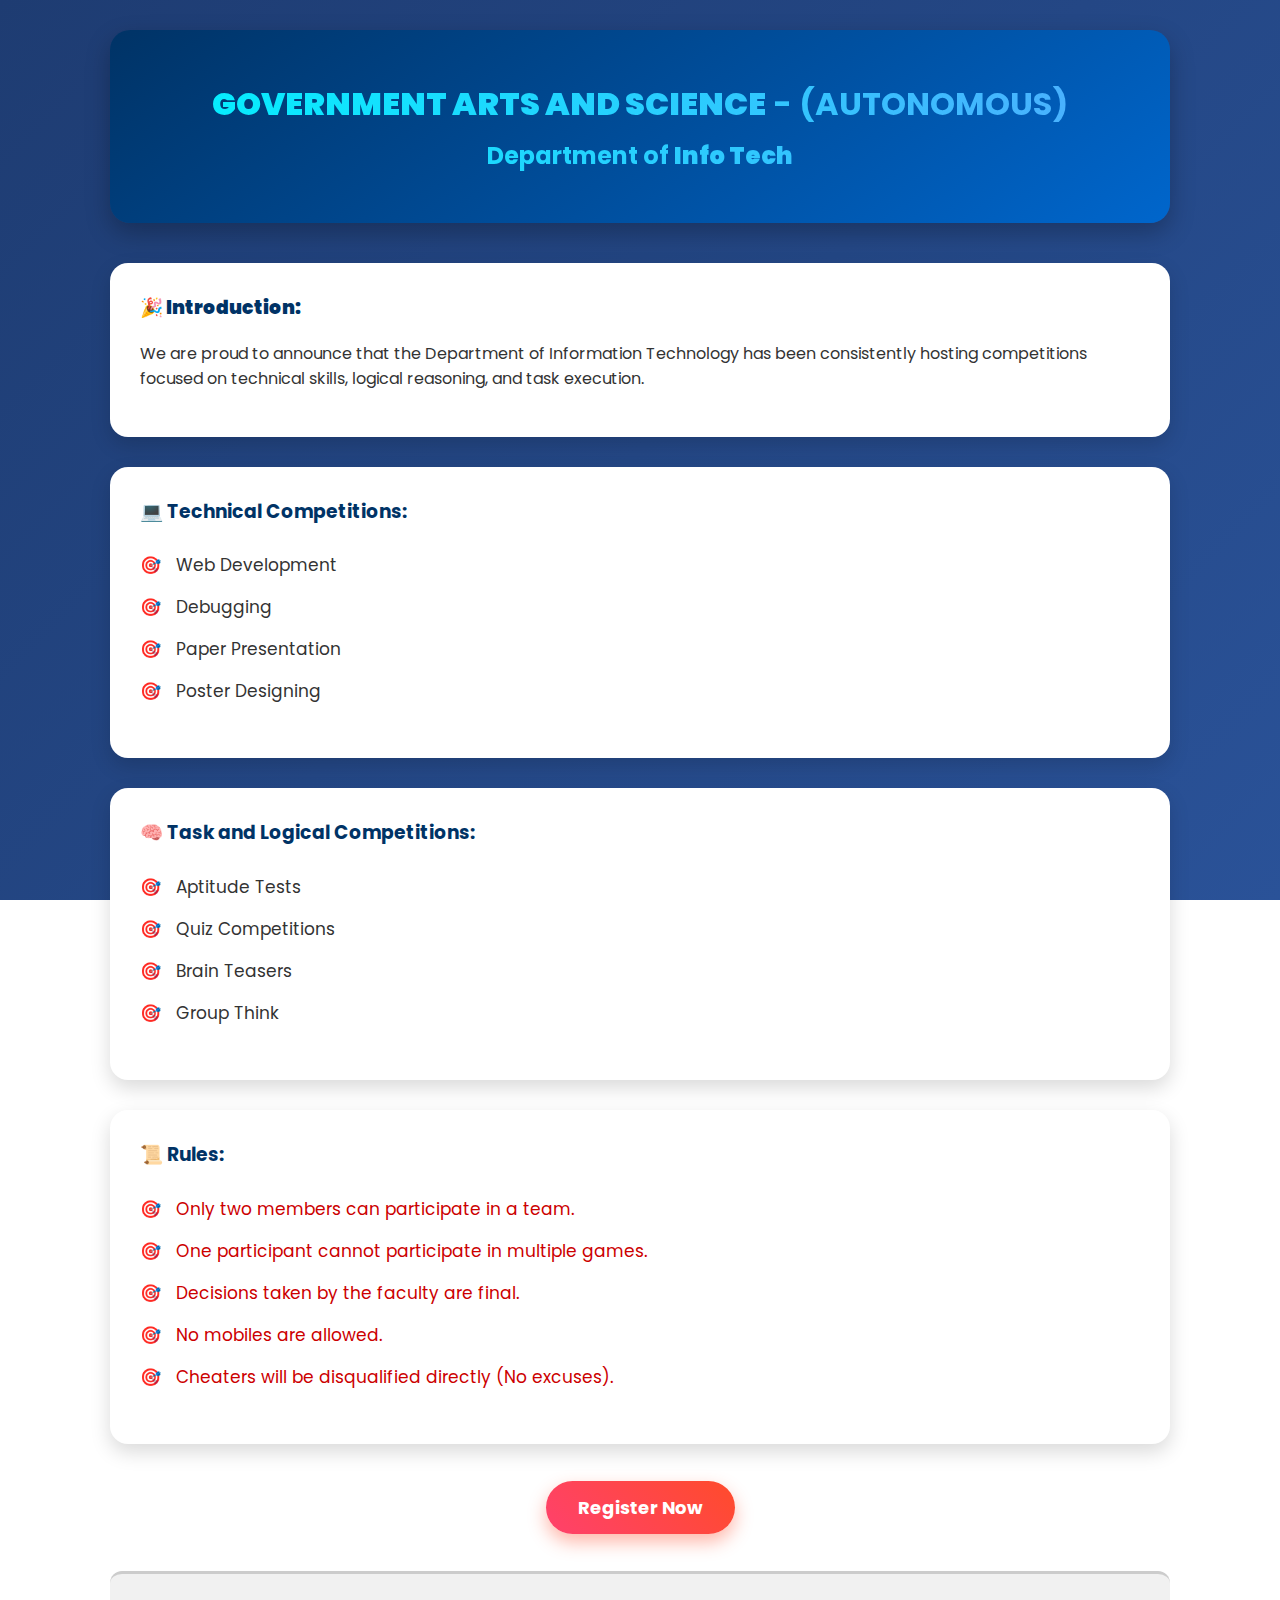
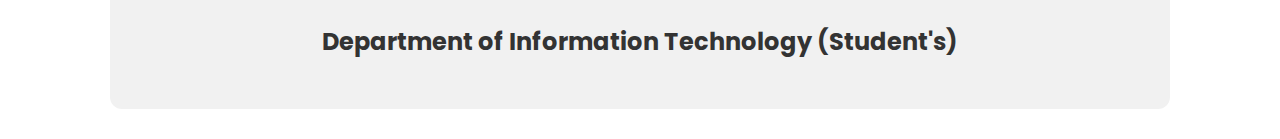
<file: index.html>
<!DOCTYPE html>
<html lang="en">
<head>
  <meta charset="UTF-8" />
  <meta name="viewport" content="width=device-width, initial-scale=1.0" />
  <title>Invitation</title>
  <link href="https://fonts.googleapis.com/css2?family=Poppins:wght@300;600&display=swap" rel="stylesheet" />
  <link rel="stylesheet" href="index.css">
</head>
<body>
  <div class="container">
    <div class="header">
      <h1><b>GOVERNMENT ARTS AND SCIENCE</b> - (AUTONOMOUS)</h1>
      <h2>Department of <b>Info Tech</b></h2>
    </div>

    <div class="card">
      <h3><b>🎉 Introduction:</b></h3>
      <p>
        We are proud to announce that the Department of Information Technology has been
        consistently hosting competitions focused on technical skills, logical reasoning, and
        task execution.
      </p>
    </div>

    <div class="card">
      <h3>💻 Technical Competitions:</h3>
      <ul>
        <li>Web Development</li>
        <li>Debugging</li>
        <li>Paper Presentation</li>
        <li>Poster Designing</li>
      </ul>
    </div>

    <div class="card">
      <h3>🧠 Task and Logical Competitions:</h3>
      <ul>
        <li>Aptitude Tests</li>
        <li>Quiz Competitions</li>
        <li>Brain Teasers</li>
        <li>Group Think</li>
      </ul>
    </div>

    <div class="card rules">
      <h3>📜 Rules:</h3>
      <ul>
        <li>Only two members can participate in a team.</li>
        <li>One participant cannot participate in multiple games.</li>
        <li>Decisions taken by the faculty are final.</li>
        <li>No mobiles are allowed.</li>
        <li>Cheaters will be disqualified directly (No excuses).</li>
      </ul>
    </div>

    <div class="contact">
      <a href="contact.html"><i class="fas fa-paper-plane"></i> Register Now</a>
    </div>

    <div class="footer">
      <h2>Department of Information Technology (Student's)</h2>
    </div>
  </div>
</body>
</html>
</file>
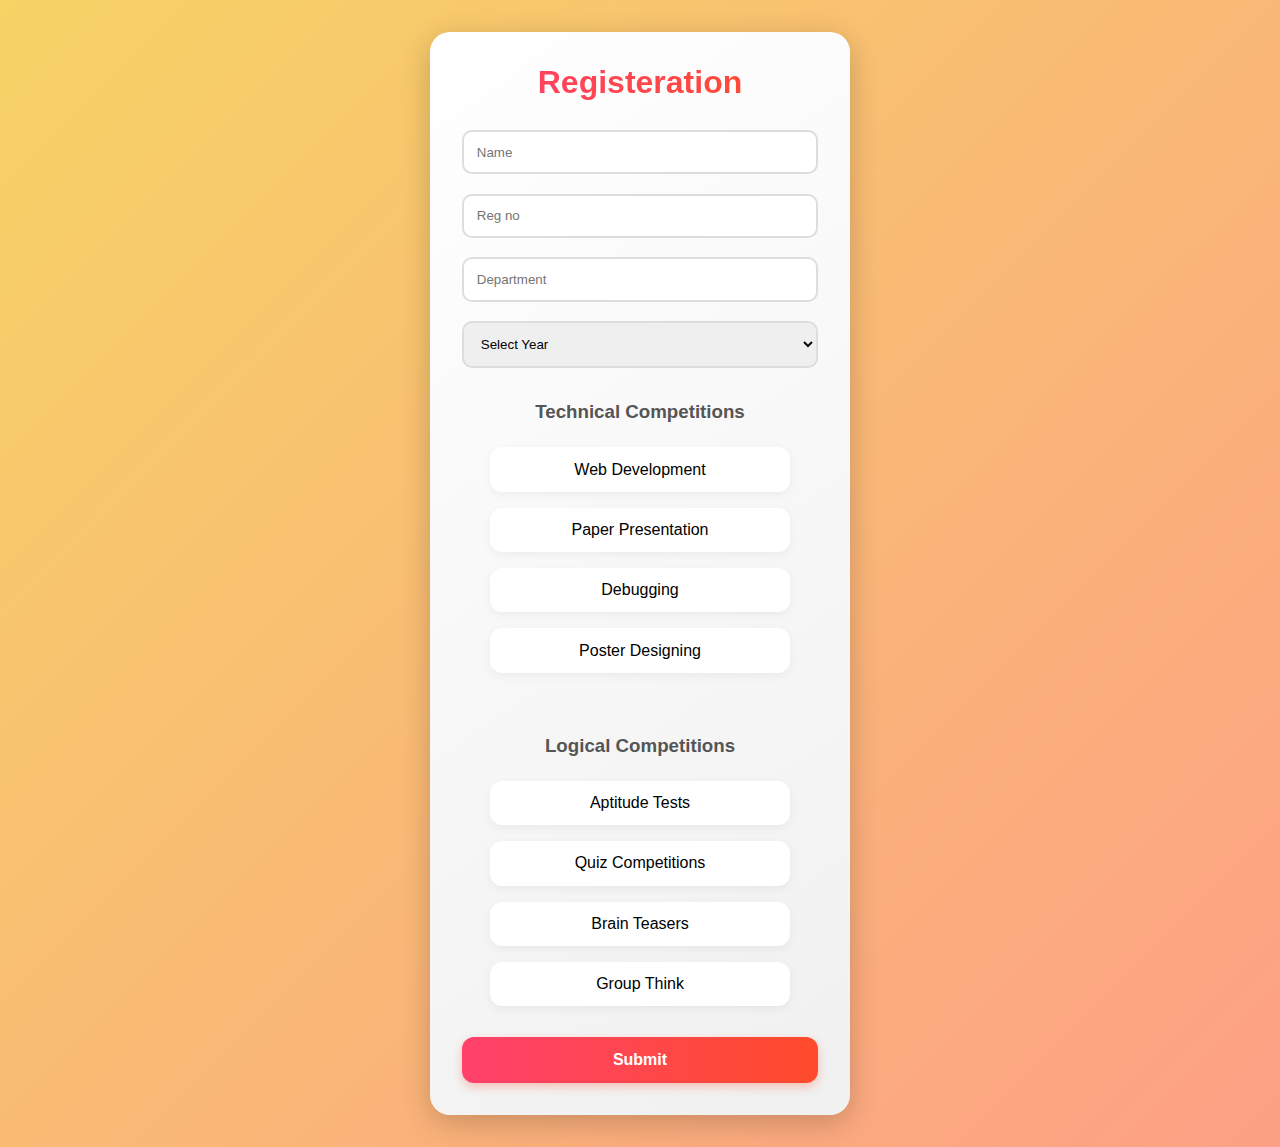
<file: contact.html>
<!DOCTYPE html>
<html lang="en">
<head>
  <meta charset="UTF-8" />
  <meta name="viewport" content="width=device-width, initial-scale=1.0"/>
  <title>Contact</title>
  <link rel="stylesheet" href="contact.css">
</head>
<body>
  <div class="body">
    <h1>Registeration</h1>
    <div class="info">
      <input type="text" id="name" placeholder="Name" />
      <input type="text" id="reg" placeholder="Reg no" />
      <input type="text" id="dept" placeholder="Department" />
      <select name="year" id="year">
        <option value="">Select Year</option>
        <option value="1st Year (UG)">1st Year (UG)</option>
        <option value="2nd Year (UG)">2nd Year (UG)</option>
        <option value="3rd Year (UG)">3rd Year (UG)</option>
        <option value="1st Year (PG)">1st Year (PG)</option>
        <option value="2nd Year (PG)">2nd Year (PG)</option>
    </select>
    <form id="comp">
        <h3>Technical Competitions</h3>
        <label><input type="radio" name="comp" value="Web Development" /> Web Development</label>
        <label><input type="radio" name="comp" value="Paper Presentation" /> Paper Presentation</label>
        <label><input type="radio" name="comp" value="Debugging" /> Debugging</label>
        <label><input type="radio" name="comp" value="Poster Designing" />Poster Designing</label>
        <br><br><br>
        <h3>Logical Competitions</h3>
        <label><input type="radio" name="comp" value="Aptitude Tests" />Aptitude Tests</label>
        <label><input type="radio" name="comp" value="Quiz Competitions" />Quiz Competitions</label>
        <label><input type="radio" name="comp" value="Brain Teasers" />Brain Teasers</label>
        <label><input type="radio" name="comp" value="Group Think" />Group Think</label>
      </form>
      
      <button id="submitBtn">Submit</button>
      <div id="message"></div>
    </div>
  </div>

  <script>
    const btn = document.getElementById('submitBtn');
    const messageBox = document.getElementById('message');

    btn.addEventListener('click', () => {
  const name = document.getElementById('name').value.trim();
  const reg = document.getElementById('reg').value.trim();
  const dept = document.getElementById('dept').value.trim();
  const year = document.getElementById('year').value;
  const comp = document.querySelector('input[name="comp"]:checked');

  const messageBox = document.getElementById('message');

  if (!name || !reg || !dept || !year || !comp) {
    messageBox.textContent = '⚠️ Please fill in all fields before submitting.';
    messageBox.className = 'error';
    messageBox.style.display = 'block';
    return;
  }

  const userInfo = {
    name,
    reg,
    dept,
    year,
    competition: comp.value,
  };

  localStorage.setItem('userInfo', JSON.stringify(userInfo));

  messageBox.textContent = `🎉 Thank you, ${name}! You’ve registered for ${comp.value}.`;
  messageBox.className = 'success';
  messageBox.style.display = 'block';
});


  </script>
</body>
</html>
</file>
<file: index.css>
* {
    box-sizing: border-box;
  }

  body {
    margin: 0;
    font-family: 'Poppins', sans-serif;
    background: linear-gradient(135deg, #1e3c72, #2a5298);
    background-attachment: fixed;
    color: #333;
    overflow-x: hidden;
  }

  .container {
    max-width: 1100px;
    margin: auto;
    padding: 30px 20px;
    animation: fadeIn 2s ease-in-out;
  }

  .header {
    text-align: center;
    padding: 40px 20px;
    background: linear-gradient(145deg, #003366, #0066cc);
    color: white;
    border-radius: 20px;
    box-shadow: 0 10px 25px rgba(0, 0, 0, 0.25);
    margin-bottom: 40px;
    animation: slideIn 1.2s ease-out;
  }

  .header h1, .header h2 {
    margin: 10px 0;
    background: linear-gradient(to right, #00f2fe, #4facfe);
    -webkit-background-clip: text;
    color: transparent;
  }

/* Common card hover base */
.card {
background: white;
padding: 30px;
margin-bottom: 30px;
border-radius: 18px;
box-shadow: 0 8px 20px rgba(0, 0, 0, 0.15);
transition: all 0.4s ease;
animation: fadeUp 1.1s ease both;
position: relative;
}

/* Common hover scale */
.card:hover {
transform: translateY(-8px) scale(1.02);
}

/* Card-specific hover effects */
.card:nth-of-type(2):hover {
box-shadow: 0 0 15px #4facfe;
border-left: 5px solid #4facfe;
}

.card:nth-of-type(3):hover {
box-shadow: 0 0 15px #43e97b;
border-left: 5px solid #43e97b;
}

.card:nth-of-type(4):hover {
box-shadow: 0 0 15px #f093fb;
border-left: 5px solid #f093fb;
}

.card.rules:hover {
box-shadow: 0 0 15px #ff4b2b;
border-left: 5px solid #ff4b2b;
}

  h3 {
    margin-top: 0;
    color: #003366;
  }

  ul {
    padding-left: 0;
    list-style: none;
  }

  ul li {
    padding: 8px 0;
    font-size: 17px;
  }

  ul li::before {
    content: "🎯 ";
    margin-right: 10px;
  }

  .rules ul li {
    color: #cc0000;
  }

  .contact {
    text-align: center;
    margin: 50px 0;
  }

  .contact a {
    padding: 14px 32px;
    background: linear-gradient(45deg, #ff416c, #ff4b2b);
    color: white;
    font-size: 18px;
    font-weight: bold;
    border-radius: 50px;
    text-decoration: none;
    box-shadow: 0 8px 18px rgba(255, 75, 43, 0.4);
    transition: 0.4s ease;
  }

  .contact a:hover {
    background: linear-gradient(45deg, #ff4b2b, #ff416c);
    transform: scale(1.08);
  }

  .footer {
    text-align: center;
    padding: 30px;
    margin-top: 50px;
    font-weight: bold;
    background: #f1f1f1;
    border-radius: 12px;
    border-top: 3px solid #ccc;
  }

  @keyframes fadeIn {
    from { opacity: 0; }
    to { opacity: 1; }
  }

  @keyframes slideIn {
    from { transform: translateY(-60px); opacity: 0; }
    to { transform: translateY(0); opacity: 1; }
  }

  @keyframes fadeUp {
    0% { opacity: 0; transform: translateY(50px); }
    100% { opacity: 1; transform: translateY(0); }
  }

  @media (max-width: 768px) {
    .card {
      padding: 20px;
    }

    .contact a {
      width: 100%;
      display: inline-block;
    }
  }
</file>
<file: contact.css>
* {
    box-sizing: border-box;
    font-family: 'Poppins', sans-serif;
    margin: 0;
    padding: 0;
  }

  body {
    background: linear-gradient(135deg, #f6d365 0%, #fda085 100%);
    display: flex;
    flex-direction: column;
    align-items: center;
    padding: 2rem 1rem;
    min-height: 100vh;
    animation: fadeIn 1.2s ease;
  }

  @keyframes fadeIn {
    from {
      opacity: 0;
      transform: translateY(30px);
    }
    to {
      opacity: 1;
      transform: translateY(0);
    }
  }

  .body {
    background: linear-gradient(145deg, #ffffff, #f0f0f0);
    padding: 2rem;
    border-radius: 20px;
    box-shadow: 0 8px 30px rgba(0,0,0,0.2);
    max-width: 420px;
    width: 100%;
    animation: floatUp 1.5s ease;
  }

  @keyframes floatUp {
    0% { transform: translateY(40px); opacity: 0; }
    100% { transform: translateY(0); opacity: 1; }
  }

  h1 {
    text-align: center;
    background: linear-gradient(to right, #ff416c, #ff4b2b);
    -webkit-background-clip: text;
    -webkit-text-fill-color: transparent;
    margin-bottom: 1.2rem;
    font-size: 2rem;
  }

  input, select {
    width: 100%;
    padding: 0.8rem;
    margin: 0.6rem 0;
    border: 2px solid #ddd;
    border-radius: 10px;
    transition: all 0.3s ease;
  }

  input:focus, select:focus {
    border-color: #ff4b2b;
    box-shadow: 0 0 8px #ff4b2b66;
    outline: none;
  }

  #comp {
margin-top: 1.5rem;
display: flex;
flex-direction: column;
align-items: center;
}

#comp h3 {
margin-bottom: 1rem;
color: #555;
}

#comp label {
display: flex;
align-items: center;
justify-content: center;
width: 90%;
max-width: 300px;
margin: 0.5rem 0;
padding: 0.7rem 1rem;
border-radius: 12px;
background: #fff;
border: 2px solid transparent;
cursor: pointer;
font-weight: 500;
transition: all 0.3s ease;
position: relative;
box-shadow: 0 3px 10px rgba(0,0,0,0.05);
}

#comp input[type="radio"] {
display: none;
}

#comp label:has(input:checked) {
border: 2px solid #ff4b2b;
animation: glow 1s ease-in-out infinite alternate;
background-image: linear-gradient(to right, rgb(248, 164, 47), white, rgb(35, 224, 57));

}

@keyframes glow {
0% {
  box-shadow: 0 0 8px #ff4b2b44, 0 0 15px #ff4b2b22;
}
100% {
  box-shadow: 0 0 12px #ff4b2b, 0 0 20px #ff4b2b66;
}
}


  button {
    width: 100%;
    padding: 0.9rem;
    margin-top: 1.4rem;
    border: none;
    background: linear-gradient(to right, #ff416c, #ff4b2b);
    color: white;
    font-size: 1rem;
    font-weight: bold;
    border-radius: 12px;
    cursor: pointer;
    transition: all 0.3s ease;
    box-shadow: 0 4px 10px rgba(255, 75, 43, 0.3);
  }

  button:hover {
    transform: scale(1.05);
    box-shadow: 0 6px 20px rgba(255, 75, 43, 0.4);
  }

  #message {
    margin-top: 1rem;
    padding: 0.7rem;
    border-radius: 10px;
    text-align: center;
    font-weight: bold;
    display: none;
  }

  .success {
    background-color: #dff9fb;
    color: #22a6b3;
  }

  .error {
    background-color: #ffe6e6;
    color: #ff4b2b;
  }

  @media (max-width: 500px) {
    .body {
      padding: 1.5rem;
    }
  }
</file>
